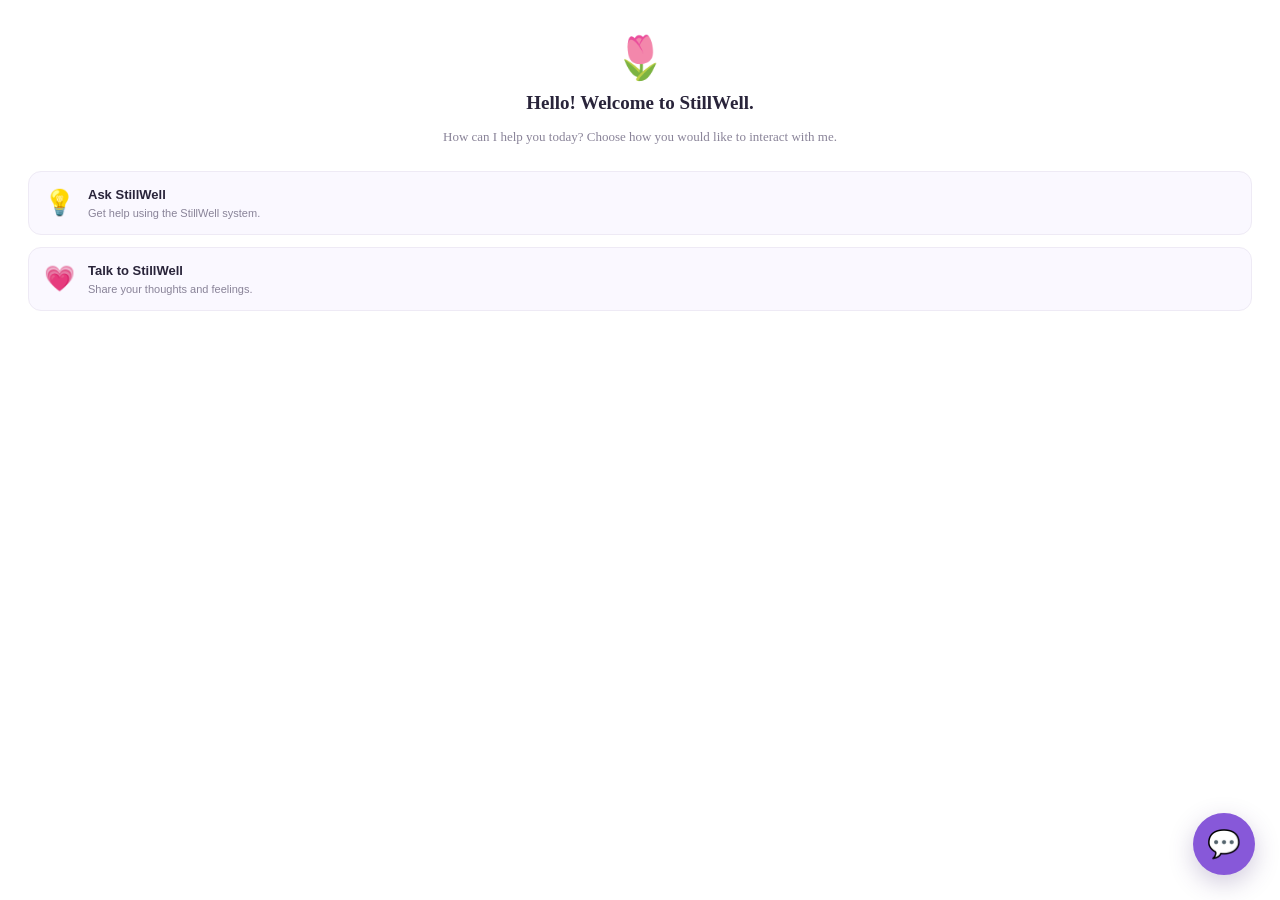
<file: ai-assistant.html>
<!DOCTYPE html>
<html lang="en">
<head>
    <meta charset="UTF-8">
    <meta name="viewport" content="width=device-width, initial-scale=1.0">
    <title>StillWell AI Assistant</title>

    <link rel="stylesheet" href="css/ai-assistant.css">
</head>
<body>

    
<!-- STILLWELL FLOATING AI ASSISTANT -->

<button id="aiChatButton" class="ai-chat-button" aria-label="Open StillWell Assistant">
    <span>💬</span>
</button>

<div id="aiChatWidget" class="ai-chat-widget" hidden>

    <!-- HEADER -->
    <div class="ai-chat-header">
        <div class="ai-header-info">
            <div class="ai-avatar">🌱</div>
            <div>
                <h3>StillWell Assistant</h3>
                <p>Your little space for support</p>
            </div>
        </div>

        <button id="aiCloseButton" aria-label="Close chat">×</button>
    </div>

    <!-- WELCOME SCREEN -->
    <div id="aiWelcomeScreen" class="ai-welcome-screen">
        <div class="ai-welcome-icon">🌷</div>

        <h2>Hello! Welcome to StillWell.</h2>

        <p>
            How can I help you today?
            Choose how you would like to interact with me.
        </p>

        <button class="ai-mode-button" data-mode="ask">
            <span>💡</span>
            <div>
                <strong>Ask StillWell</strong>
                <small>Get help using the StillWell system.</small>
            </div>
        </button>

        <button class="ai-mode-button" data-mode="talk">
            <span>💗</span>
            <div>
                <strong>Talk to StillWell</strong>
                <small>Share your thoughts and feelings.</small>
            </div>
        </button>
    </div>

    <!-- CHAT SCREEN -->
    <div id="aiChatScreen" class="ai-chat-screen" hidden>

        <div class="ai-chat-mode">
            <button id="aiBackButton">←</button>
            <span id="aiModeTitle">Ask StillWell</span>
        </div>

        <div id="aiMessages" class="ai-messages">
            <div class="ai-message bot">
                Hello! I'm here to help. What would you like to talk about?
            </div>
        </div>

        <form id="aiChatForm" class="ai-chat-form">
            <input
                type="text"
                id="aiMessageInput"
                placeholder="Type your message..."
                autocomplete="off"
                required
            >

            <button type="submit" aria-label="Send message">➤</button>
        </form>

    </div>

</div>


        <!-- WELCOME SCREEN -->
        <div id="aiWelcomeScreen" class="ai-welcome-screen">
            <div class="ai-welcome-icon">🌷</div>

            <h2>Hello! Welcome to StillWell.</h2>

            <p>
                How can I help you today?
                Choose how you would like to interact with me.
            </p>

            <button class="ai-mode-button" data-mode="ask">
                <span>💡</span>
                <div>
                    <strong>Ask StillWell</strong>
                    <small>Get help using the StillWell system.</small>
                </div>
            </button>

            <button class="ai-mode-button" data-mode="talk">
                <span>💗</span>
                <div>
                    <strong>Talk to StillWell</strong>
                    <small>Share your thoughts and feelings.</small>
                </div>
            </button>
        </div>

        <!-- CHAT SCREEN -->
        <div id="aiChatScreen" class="ai-chat-screen" hidden>

            <div class="ai-chat-mode">
                <button id="aiBackButton">←</button>
                <span id="aiModeTitle">Ask StillWell</span>
            </div>

            <div id="aiMessages" class="ai-messages">
                <div class="ai-message bot">
                    Hello! I'm here to help. What would you like to talk about?
                </div>
            </div>

            <form id="aiChatForm" class="ai-chat-form">
                <input
                    type="text"
                    id="aiMessageInput"
                    placeholder="Type your message..."
                    autocomplete="off"
                    required
                >

                <button type="submit" aria-label="Send message">
                    ➤
                </button>
            </form>

        </div>

    </div>

    <script src="js/ai-assistant.js"></script>
    

</body>
</html>
</file>
<file: css/ai-assistant.css>
/* ================================
   STILLWELL AI ASSISTANT
================================ */

.ai-chat-button,
.ai-chat-widget,
.ai-chat-widget * {
    box-sizing: border-box;
    font-family: 'DM Sans', sans-serif;
}

/* FLOATING BUTTON */

.ai-chat-button {
    position: fixed;
    bottom: 25px;
    right: 25px;
    width: 62px;
    height: 62px;
    border: none;
    border-radius: 50%;
    background: #8758d9;
    color: white;
    font-size: 27px;
    cursor: pointer;
    box-shadow: 0 8px 25px rgba(76, 52, 125, .25);
    z-index: 9999;
    transition: .25s ease;
}

.ai-chat-button:hover {
    background: #6842b5;
    transform: translateY(-4px);
}

/* CHAT WIDGET */

.ai-chat-widget {
    position: fixed;
    bottom: 100px;
    right: 25px;
    width: 370px;
    height: 520px;
    max-height: calc(100vh - 125px);
    background: #ffffff;
    border-radius: 20px;
    box-shadow: 0 12px 40px rgba(76, 52, 125, .18);
    overflow: hidden;
    display: flex;
    flex-direction: column;
    z-index: 9998;
}

.ai-chat-widget[hidden],
.ai-welcome-screen[hidden],
.ai-chat-screen[hidden] {
    display: none !important;
}

/* HEADER */

.ai-chat-header {
    background: #8758d9;
    color: white;
    padding: 17px;
    display: flex;
    align-items: center;
    justify-content: space-between;
}

.ai-header-info {
    display: flex;
    align-items: center;
    gap: 12px;
}

.ai-avatar {
    width: 42px;
    height: 42px;
    background: rgba(255,255,255,.2);
    border-radius: 50%;
    display: grid;
    place-items: center;
    font-size: 23px;
}

.ai-chat-header h3 {
    margin: 0;
    font-size: 15px;
}

.ai-chat-header p {
    margin: 4px 0 0;
    font-size: 11px;
    opacity: .85;
}

.ai-chat-header button {
    border: none;
    background: transparent;
    color: white;
    font-size: 27px;
    cursor: pointer;
}

/* WELCOME SCREEN */

.ai-welcome-screen {
    padding: 25px 20px;
    text-align: center;
    overflow-y: auto;
}

.ai-welcome-icon {
    font-size: 42px;
    margin-bottom: 10px;
}

.ai-welcome-screen h2 {
    font-size: 19px;
    color: #29243a;
    margin: 5px 0 10px;
}

.ai-welcome-screen > p {
    font-size: 13px;
    color: #898398;
    line-height: 1.6;
    margin-bottom: 23px;
}

/* MODE BUTTONS */

.ai-mode-button {
    width: 100%;
    display: flex;
    align-items: center;
    gap: 13px;
    padding: 15px;
    margin-bottom: 12px;
    text-align: left;
    background: #faf8ff;
    border: 1px solid #eeeaf5;
    border-radius: 13px;
    cursor: pointer;
    transition: .2s ease;
}

.ai-mode-button:hover {
    border-color: #8758d9;
    background: #f4efff;
}

.ai-mode-button > span {
    font-size: 25px;
}

.ai-mode-button strong {
    display: block;
    color: #29243a;
    font-size: 13px;
}

.ai-mode-button small {
    display: block;
    color: #898398;
    font-size: 11px;
    margin-top: 5px;
}

/* CHAT SCREEN */

.ai-chat-screen {
    flex: 1;
    min-height: 0;
    display: flex;
    flex-direction: column;
}

.ai-chat-mode {
    padding: 12px 16px;
    border-bottom: 1px solid #eeeaf5;
    display: flex;
    align-items: center;
    gap: 12px;
    color: #6842b5;
    font-size: 13px;
    font-weight: 600;
}

.ai-chat-mode button {
    border: none;
    background: transparent;
    color: #6842b5;
    font-size: 20px;
    cursor: pointer;
}

.ai-messages {
    flex: 1;
    min-height: 0;
    overflow-y: auto;
    padding: 17px;
    display: flex;
    flex-direction: column;
    gap: 12px;
}

.ai-message {
    max-width: 85%;
    padding: 11px 14px;
    border-radius: 14px;
    font-size: 13px;
    line-height: 1.5;
    overflow-wrap: anywhere;
}

.ai-message.bot {
    align-self: flex-start;
    background: #f4efff;
    color: #29243a;
    border-bottom-left-radius: 4px;
}

.ai-message.user {
    align-self: flex-end;
    background: #8758d9;
    color: white;
    border-bottom-right-radius: 4px;
}

/* MESSAGE INPUT */

.ai-chat-form {
    display: flex;
    gap: 9px;
    padding: 13px;
    border-top: 1px solid #eeeaf5;
    background: white;
}

.ai-chat-form input {
    flex: 1;
    min-width: 0;
    border: 1px solid #eeeaf5;
    outline: none;
    border-radius: 22px;
    padding: 11px 15px;
    font-size: 12px;
}

.ai-chat-form input:focus {
    border-color: #8758d9;
}

.ai-chat-form button {
    width: 40px;
    height: 40px;
    border: none;
    border-radius: 50%;
    background: #8758d9;
    color: white;
    font-size: 17px;
    cursor: pointer;
}

/* MOBILE RESPONSIVE */

@media (max-width: 480px) {
    .ai-chat-widget {
        width: calc(100% - 24px);
        right: 12px;
        bottom: 85px;
        height: 500px;
    }

    .ai-chat-button {
        right: 16px;
        bottom: 16px;
    }
}
</file>
